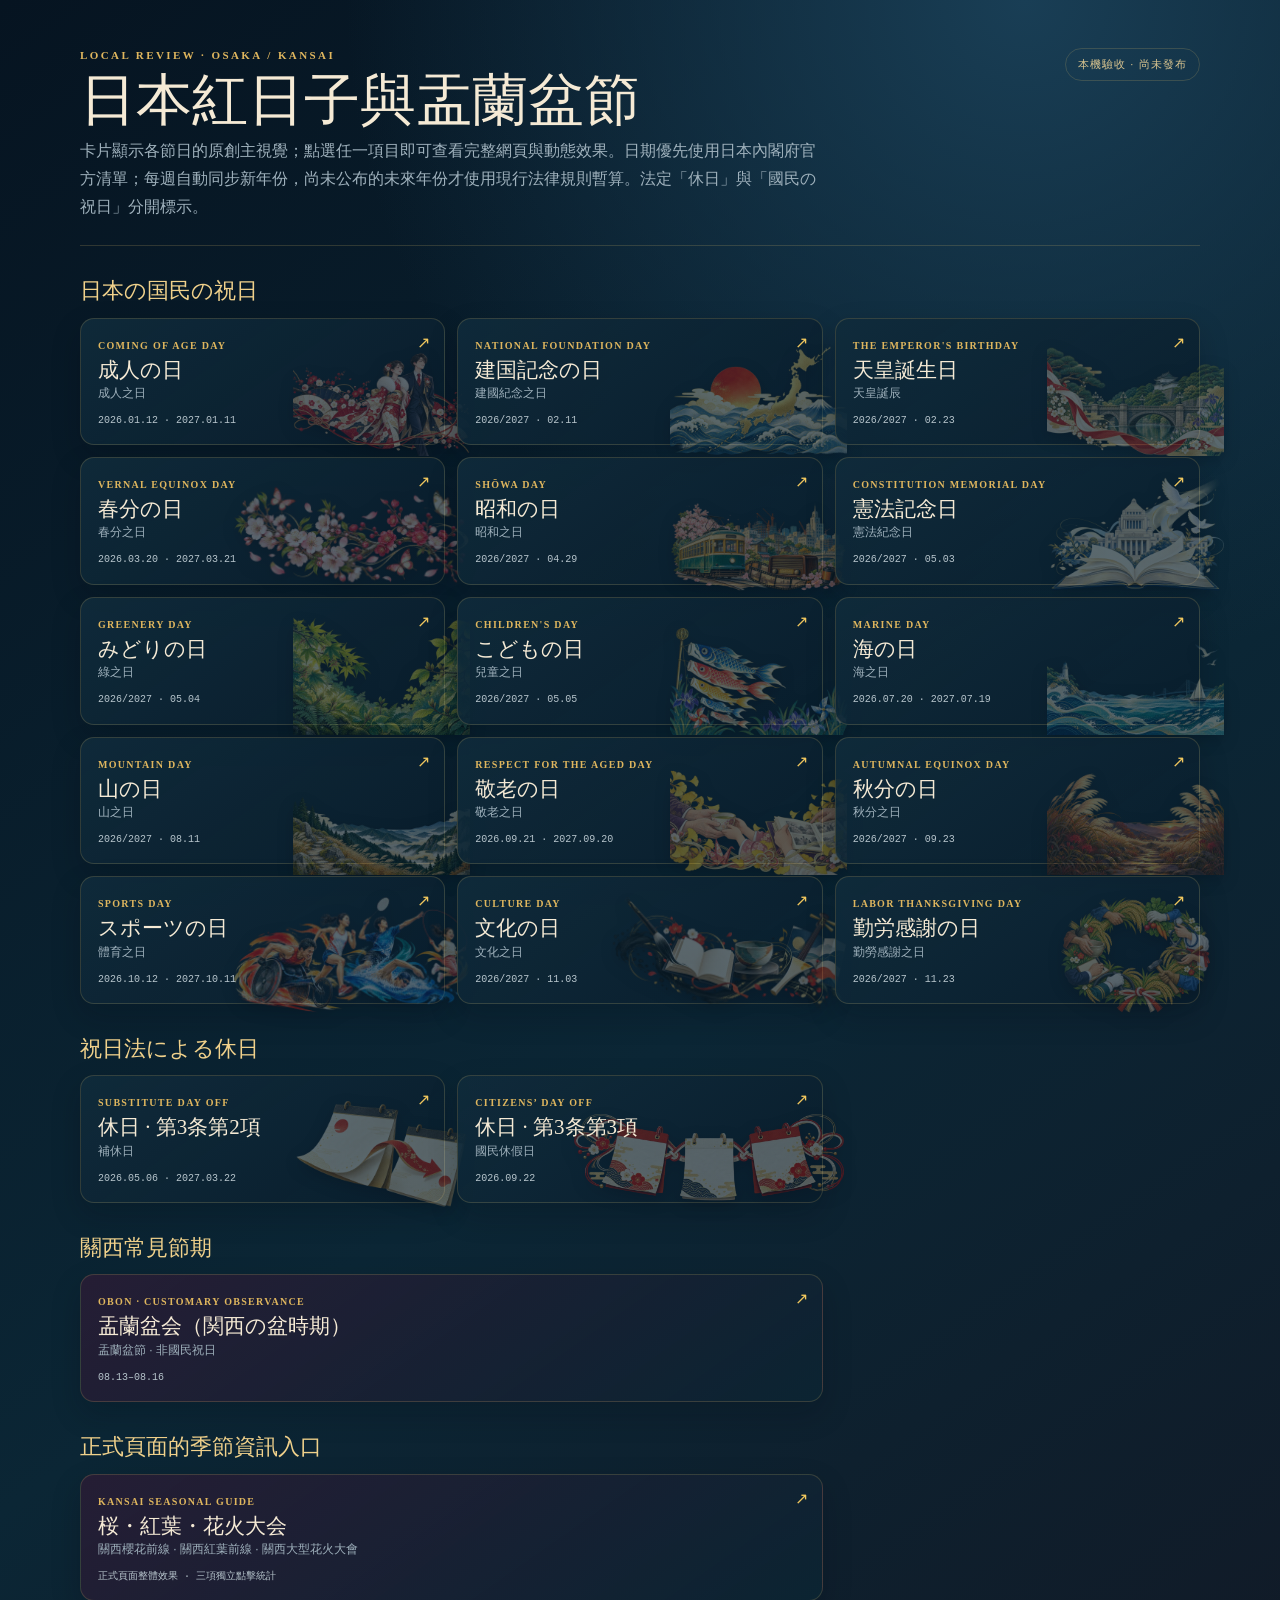
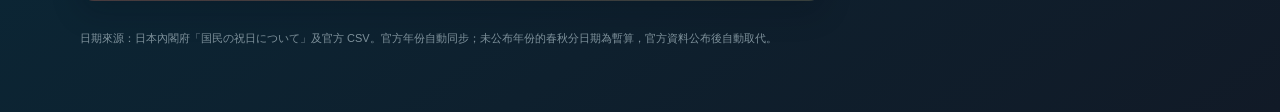
<file: qa-japan-holidays.html>
<!doctype html>
<html lang="zh-Hant">
<head>
  <meta charset="utf-8">
  <meta name="viewport" content="width=device-width,initial-scale=1">
  <meta name="robots" content="noindex,nofollow">
  <title>日本紅日子與盂蘭盆節｜本機驗收</title>
  <style>
    :root{color-scheme:dark;--ink:#f5ead5;--gold:#dfb65e;--muted:#9fb1bc;--line:#d7b56632;--panel:#0c2434e8}
    *{box-sizing:border-box}body{margin:0;min-height:100vh;background:radial-gradient(circle at 80% 0,#193e55 0,transparent 34%),linear-gradient(145deg,#061421,#0b2635 58%,#111a27);color:var(--ink);font-family:-apple-system,BlinkMacSystemFont,"Hiragino Sans","Yu Gothic",sans-serif}
    main{width:min(1120px,calc(100% - 32px));margin:auto;padding:48px 0 64px}
    header{display:grid;grid-template-columns:1fr auto;gap:22px;align-items:end;padding-bottom:24px;border-bottom:1px solid var(--line)}
    .kicker{color:var(--gold);font:600 11px/1.4 Georgia,serif;letter-spacing:.22em}.title{margin:8px 0 7px;font:500 clamp(30px,5vw,56px)/1.05 "Hiragino Mincho ProN","Yu Mincho",Georgia,serif}.lede{max-width:740px;margin:0;color:var(--muted);line-height:1.75}
    .status{align-self:start;padding:8px 12px;border:1px solid var(--line);border-radius:999px;color:#d9c48f;font-size:11px;letter-spacing:.1em;white-space:nowrap}
    h2{margin:32px 0 13px;font:500 22px/1.2 "Hiragino Mincho ProN","Yu Mincho",serif;color:#f0d18b}.grid{display:grid;grid-template-columns:repeat(3,minmax(0,1fr));gap:12px}
    a{position:relative;display:flex;min-height:118px;flex-direction:column;justify-content:space-between;padding:16px 17px;border:1px solid var(--line);border-radius:14px;background:linear-gradient(145deg,#102b3be8,#091d2cd9);color:inherit;text-decoration:none;box-shadow:0 12px 30px #020b1233;transition:transform .18s ease,border-color .18s ease,background .18s ease}
    a:hover,a:focus-visible{transform:translateY(-3px);border-color:#edc9759c;background:linear-gradient(145deg,#17384a,#0b2232);outline:none}.card-art{position:absolute;z-index:0;right:-7%;bottom:-9%;width:76%;height:94%;object-fit:contain;object-position:right bottom;opacity:.33;filter:drop-shadow(0 5px 8px #020812a8) saturate(1.08);transition:opacity .2s ease,transform .25s ease}a:hover .card-art,a:focus-visible .card-art{opacity:.53;transform:translateY(-3px) scale(1.025)}a>div,.dates{position:relative;z-index:2}.arrow{z-index:3}.en{color:var(--gold);font:600 10px/1.4 Georgia,serif;letter-spacing:.13em}.ja{margin:5px 0 2px;font:500 21px/1.2 "Hiragino Mincho ProN","Yu Mincho",serif}.zh{color:var(--muted);font-size:12px}.dates{margin-top:12px;color:#b7c5cc;font:500 10px/1.45 ui-monospace,SFMono-Regular,Menlo,monospace}.arrow{position:absolute;right:14px;top:14px;color:#f0c75e}.obon{grid-column:span 2;background:linear-gradient(145deg,#2a1c35d9,#0b2432)}footer{margin-top:28px;color:#7f929c;font-size:11px;line-height:1.7}
    @media(max-width:800px){header{grid-template-columns:1fr}.status{justify-self:start}.grid{grid-template-columns:repeat(2,minmax(0,1fr))}.obon{grid-column:span 2}}
    @media(max-width:520px){main{width:min(100% - 22px,1120px);padding-top:28px}.grid{grid-template-columns:1fr}.obon{grid-column:auto}a{min-height:106px}}
    @media(prefers-reduced-motion:reduce){a{transition:none}a:hover,a:focus-visible{transform:none}}
  </style>
</head>
<body>
<main>
  <header><div><div class="kicker">LOCAL REVIEW · OSAKA / KANSAI</div><h1 class="title">日本紅日子與盂蘭盆節</h1><p class="lede">卡片顯示各節日的原創主視覺；點選任一項目即可查看完整網頁與動態效果。日期優先使用日本內閣府官方清單；每週自動同步新年份，尚未公布的未來年份才使用現行法律規則暫算。法定「休日」與「國民の祝日」分開標示。</p></div><div class="status">本機驗收 · 尚未發布</div></header>
  <h2>日本の国民の祝日</h2>
  <section class="grid" aria-label="日本國民祝日預覽">
    <a href="/?season=japanholiday&amp;holiday=comingage#top"><span class="arrow">↗</span><img class="card-art" src="assets/seasonal/holiday-comingage-v1.webp" alt="" aria-hidden="true"><div><span class="en">COMING OF AGE DAY</span><div class="ja">成人の日</div><div class="zh">成人之日</div></div><div class="dates">2026.01.12 · 2027.01.11</div></a>
    <a href="/?season=japanholiday&amp;holiday=foundation#top"><span class="arrow">↗</span><img class="card-art" src="assets/seasonal/holiday-foundation-v1.webp" alt="" aria-hidden="true"><div><span class="en">NATIONAL FOUNDATION DAY</span><div class="ja">建国記念の日</div><div class="zh">建國紀念之日</div></div><div class="dates">2026/2027 · 02.11</div></a>
    <a href="/?season=japanholiday&amp;holiday=emperor#top"><span class="arrow">↗</span><img class="card-art" src="assets/seasonal/holiday-emperor-v1.webp" alt="" aria-hidden="true"><div><span class="en">THE EMPEROR'S BIRTHDAY</span><div class="ja">天皇誕生日</div><div class="zh">天皇誕辰</div></div><div class="dates">2026/2027 · 02.23</div></a>
    <a href="/?season=japanholiday&amp;holiday=vernal#top"><span class="arrow">↗</span><img class="card-art" src="assets/seasonal/holiday-vernal-v1.webp" alt="" aria-hidden="true"><div><span class="en">VERNAL EQUINOX DAY</span><div class="ja">春分の日</div><div class="zh">春分之日</div></div><div class="dates">2026.03.20 · 2027.03.21</div></a>
    <a href="/?season=japanholiday&amp;holiday=showa#top"><span class="arrow">↗</span><img class="card-art" src="assets/seasonal/holiday-showa-v1.webp" alt="" aria-hidden="true"><div><span class="en">SHŌWA DAY</span><div class="ja">昭和の日</div><div class="zh">昭和之日</div></div><div class="dates">2026/2027 · 04.29</div></a>
    <a href="/?season=japanholiday&amp;holiday=constitution#top"><span class="arrow">↗</span><img class="card-art" src="assets/seasonal/holiday-constitution-v1.webp" alt="" aria-hidden="true"><div><span class="en">CONSTITUTION MEMORIAL DAY</span><div class="ja">憲法記念日</div><div class="zh">憲法紀念日</div></div><div class="dates">2026/2027 · 05.03</div></a>
    <a href="/?season=japanholiday&amp;holiday=greenery#top"><span class="arrow">↗</span><img class="card-art" src="assets/seasonal/holiday-greenery-v1.webp" alt="" aria-hidden="true"><div><span class="en">GREENERY DAY</span><div class="ja">みどりの日</div><div class="zh">綠之日</div></div><div class="dates">2026/2027 · 05.04</div></a>
    <a href="/?season=japanholiday&amp;holiday=children#top"><span class="arrow">↗</span><img class="card-art" src="assets/seasonal/holiday-children-v1.webp" alt="" aria-hidden="true"><div><span class="en">CHILDREN'S DAY</span><div class="ja">こどもの日</div><div class="zh">兒童之日</div></div><div class="dates">2026/2027 · 05.05</div></a>
    <a href="/?season=japanholiday&amp;holiday=marine#top"><span class="arrow">↗</span><img class="card-art" src="assets/seasonal/holiday-marine-v1.webp" alt="" aria-hidden="true"><div><span class="en">MARINE DAY</span><div class="ja">海の日</div><div class="zh">海之日</div></div><div class="dates">2026.07.20 · 2027.07.19</div></a>
    <a href="/?season=japanholiday&amp;holiday=mountain#top"><span class="arrow">↗</span><img class="card-art" src="assets/seasonal/holiday-mountain-v1.webp" alt="" aria-hidden="true"><div><span class="en">MOUNTAIN DAY</span><div class="ja">山の日</div><div class="zh">山之日</div></div><div class="dates">2026/2027 · 08.11</div></a>
    <a href="/?season=japanholiday&amp;holiday=respect#top"><span class="arrow">↗</span><img class="card-art" src="assets/seasonal/holiday-respect-v1.webp" alt="" aria-hidden="true"><div><span class="en">RESPECT FOR THE AGED DAY</span><div class="ja">敬老の日</div><div class="zh">敬老之日</div></div><div class="dates">2026.09.21 · 2027.09.20</div></a>
    <a href="/?season=japanholiday&amp;holiday=autumnal#top"><span class="arrow">↗</span><img class="card-art" src="assets/seasonal/holiday-autumnal-v1.webp" alt="" aria-hidden="true"><div><span class="en">AUTUMNAL EQUINOX DAY</span><div class="ja">秋分の日</div><div class="zh">秋分之日</div></div><div class="dates">2026/2027 · 09.23</div></a>
    <a href="/?season=japanholiday&amp;holiday=sports#top"><span class="arrow">↗</span><img class="card-art" src="assets/seasonal/holiday-sports-v1.webp" alt="" aria-hidden="true"><div><span class="en">SPORTS DAY</span><div class="ja">スポーツの日</div><div class="zh">體育之日</div></div><div class="dates">2026.10.12 · 2027.10.11</div></a>
    <a href="/?season=japanholiday&amp;holiday=culture#top"><span class="arrow">↗</span><img class="card-art" src="assets/seasonal/holiday-culture-v1.webp" alt="" aria-hidden="true"><div><span class="en">CULTURE DAY</span><div class="ja">文化の日</div><div class="zh">文化之日</div></div><div class="dates">2026/2027 · 11.03</div></a>
    <a href="/?season=japanholiday&amp;holiday=labor#top"><span class="arrow">↗</span><img class="card-art" src="assets/seasonal/holiday-labor-v1.webp" alt="" aria-hidden="true"><div><span class="en">LABOR THANKSGIVING DAY</span><div class="ja">勤労感謝の日</div><div class="zh">勤勞感謝之日</div></div><div class="dates">2026/2027 · 11.23</div></a>
  </section>
  <h2>祝日法による休日</h2>
  <section class="grid" aria-label="日本法定休日預覽">
    <a href="/?season=japanholiday&amp;holiday=substitute#top"><span class="arrow">↗</span><img class="card-art" src="assets/seasonal/holiday-substitute-v1.webp" alt="" aria-hidden="true"><div><span class="en">SUBSTITUTE DAY OFF</span><div class="ja">休日 · 第3条第2項</div><div class="zh">補休日</div></div><div class="dates">2026.05.06 · 2027.03.22</div></a>
    <a href="/?season=japanholiday&amp;holiday=citizens#top"><span class="arrow">↗</span><img class="card-art" src="assets/seasonal/holiday-citizens-v1.webp" alt="" aria-hidden="true"><div><span class="en">CITIZENS’ DAY OFF</span><div class="ja">休日 · 第3条第3項</div><div class="zh">國民休假日</div></div><div class="dates">2026.09.22</div></a>
  </section>
  <h2>關西常見節期</h2>
  <section class="grid" aria-label="盂蘭盆節預覽">
    <a class="obon" href="/?season=obon#top"><span class="arrow">↗</span><div><span class="en">OBON · CUSTOMARY OBSERVANCE</span><div class="ja">盂蘭盆会（関西の盆時期）</div><div class="zh">盂蘭盆節 · 非國民祝日</div></div><div class="dates">08.13–08.16</div></a>
  </section>
  <h2>正式頁面的季節資訊入口</h2>
  <section class="grid" aria-label="關西季節資訊入口預覽">
    <a class="obon" href="/?season=off#seasonal-guides"><span class="arrow">↗</span><div><span class="en">KANSAI SEASONAL GUIDE</span><div class="ja">桜・紅葉・花火大会</div><div class="zh">關西櫻花前線 · 關西紅葉前線 · 關西大型花火大會</div></div><div class="dates">正式頁面整體效果 · 三項獨立點擊統計</div></a>
  </section>
  <footer>日期來源：日本內閣府「国民の祝日について」及官方 CSV。官方年份自動同步；未公布年份的春秋分日期為暫算，官方資料公布後自動取代。</footer>
</main>
</body>
</html>
</file>
